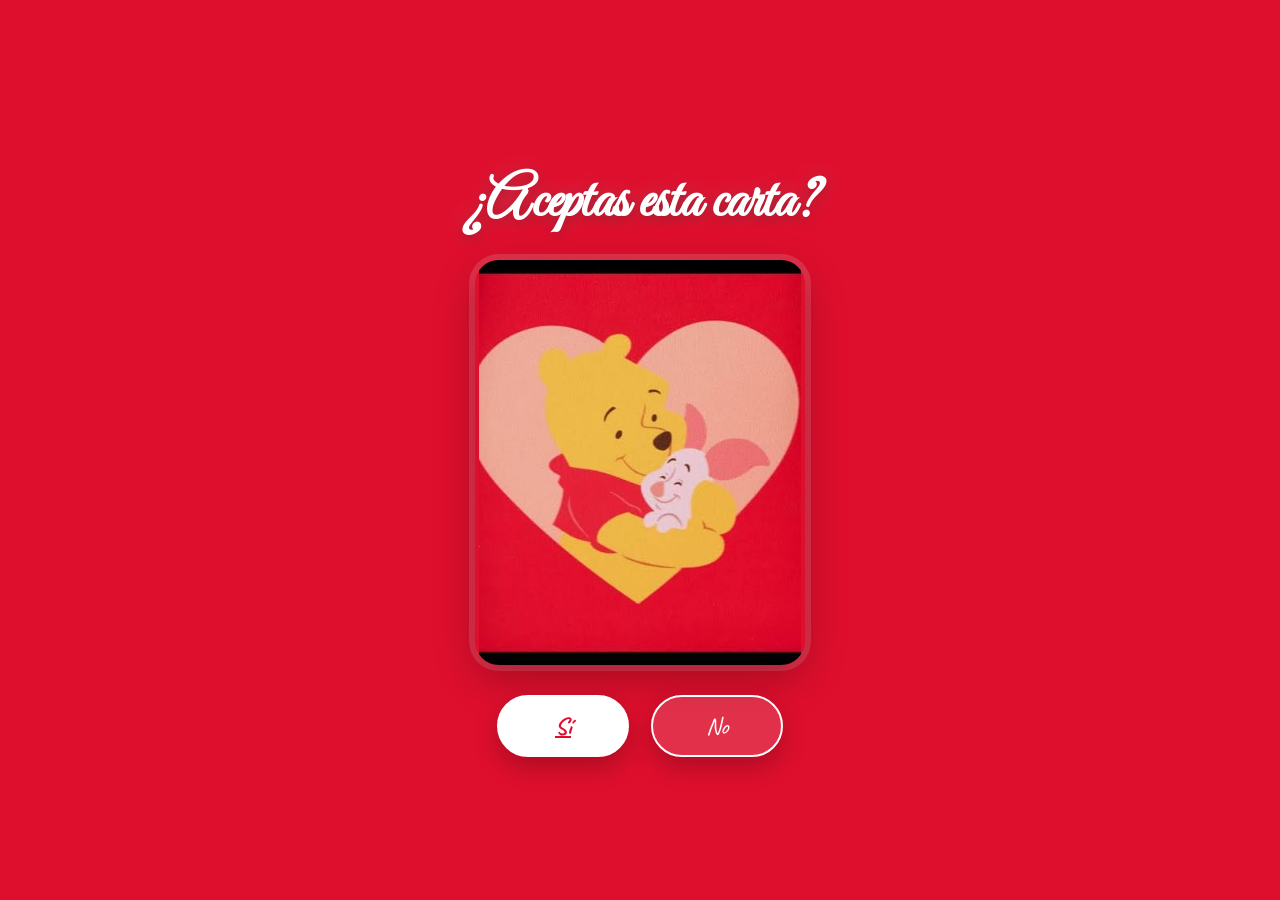
<file: index.html>
<!DOCTYPE html>
<html lang="es">
<head>
  <meta charset="UTF-8">
  <meta name="viewport" content="width=device-width, initial-scale=1, viewport-fit=cover">
  <title>Para ti</title>
  <link rel="preconnect" href="https://fonts.googleapis.com">
  <link rel="preconnect" href="https://fonts.gstatic.com" crossorigin>
  <link href="https://fonts.googleapis.com/css2?family=Caveat:wght@500;600&family=Great+Vibes&display=swap" rel="stylesheet">
  <link rel="stylesheet" href="css/styles.css">
</head>
<body>
  <main class="pagina">
    <h1 class="titulo">¿Aceptas esta carta?</h1>
    <img class="corazon-heroe" src="img/winnie_corazon.jpg" alt="Winnie the Pooh con un corazon">
    <div class="botones">
      <a class="btn btn-si" href="cartas.html">Sí</a>
      <button type="button" class="btn btn-no" id="btnNo">No</button>
    </div>
  </main>

  <script src="js/corazones.js"></script>
  <script src="js/boton_no.js"></script>
</body>
</html>
</file>
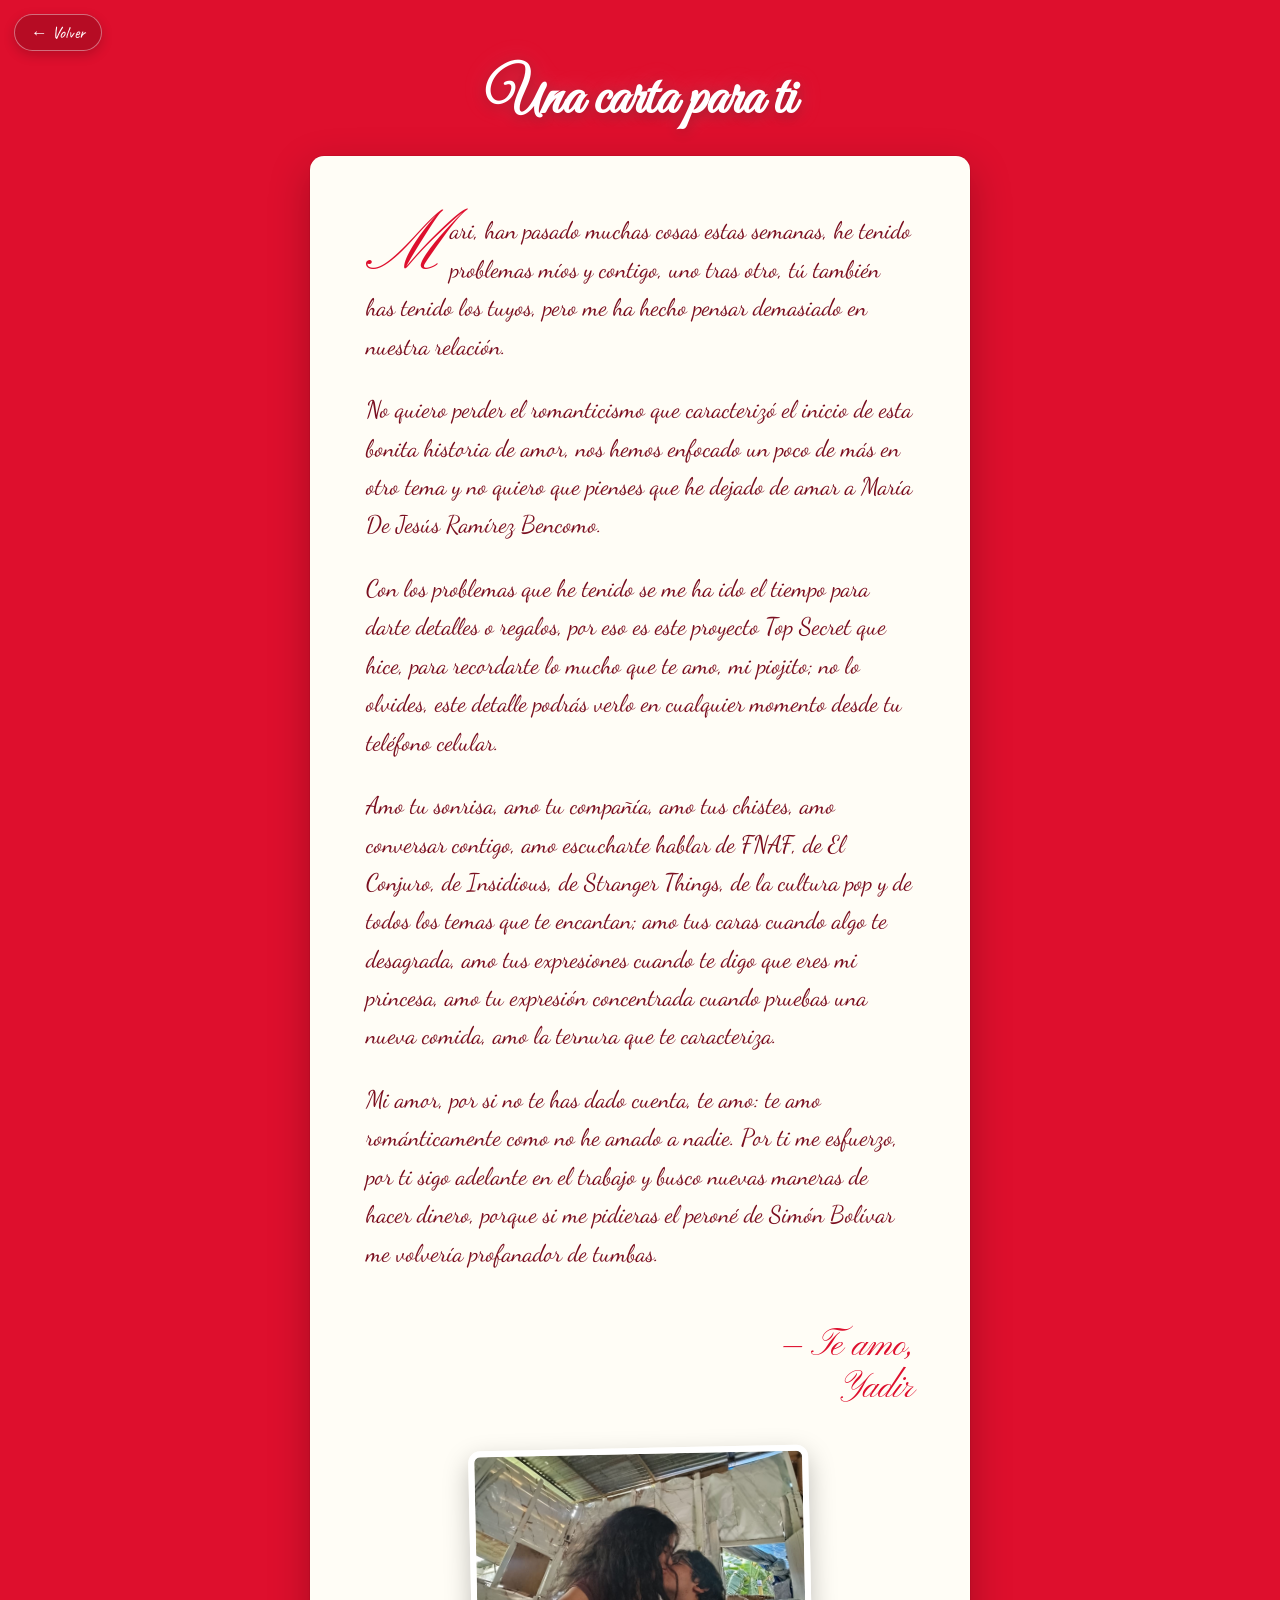
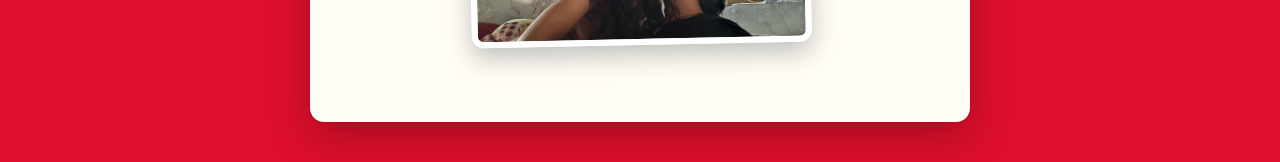
<file: carta.html>
<!DOCTYPE html>
<html lang="es">
<head>
  <meta charset="UTF-8">
  <meta name="viewport" content="width=device-width, initial-scale=1, viewport-fit=cover">
  <title>Una carta para ti</title>
  <link rel="preconnect" href="https://fonts.googleapis.com">
  <link rel="preconnect" href="https://fonts.gstatic.com" crossorigin>
  <link href="https://fonts.googleapis.com/css2?family=Caveat:wght@500;600&family=Dancing+Script:wght@500;600;700&family=Great+Vibes&family=Pinyon+Script&display=swap" rel="stylesheet">
  <link rel="stylesheet" href="css/styles.css">
</head>
<body>
  <a class="volver" href="cartas.html">&larr; Volver</a>

  <div class="pagina">
    <h1 class="titulo">Una carta para ti</h1>

    <article class="carta-letra">
      <p class="carta-letra__capital">Mari, han pasado muchas cosas estas semanas, he tenido problemas míos y contigo, uno tras otro, tú también has tenido los tuyos, pero me ha hecho pensar demasiado en nuestra relación.</p>
      <p>No quiero perder el romanticismo que caracterizó el inicio de esta bonita historia de amor, nos hemos enfocado un poco de más en otro tema y no quiero que pienses que he dejado de amar a María De Jesús Ramírez Bencomo.</p>
      <p>Con los problemas que he tenido se me ha ido el tiempo para darte detalles o regalos, por eso es este proyecto Top Secret que hice, para recordarte lo mucho que te amo, mi piojito; no lo olvides, este detalle podrás verlo en cualquier momento desde tu teléfono celular.</p>
      <p>Amo tu sonrisa, amo tu compañía, amo tus chistes, amo conversar contigo, amo escucharte hablar de FNAF, de El Conjuro, de Insidious, de Stranger Things, de la cultura pop y de todos los temas que te encantan; amo tus caras cuando algo te desagrada, amo tus expresiones cuando te digo que eres mi princesa, amo tu expresión concentrada cuando pruebas una nueva comida, amo la ternura que te caracteriza.</p>
      <p>Mi amor, por si no te has dado cuenta, te amo: te amo románticamente como no he amado a nadie. Por ti me esfuerzo, por ti sigo adelante en el trabajo y busco nuevas maneras de hacer dinero, porque si me pidieras el peroné de Simón Bolívar me volvería profanador de tumbas.</p>

      <p class="carta-letra__firma">— Te amo,<br>Yadir</p>

      <figure class="carta-letra__foto">
        <img src="img/fotos_juntos/web/especial_1400.jpg" alt="La foto especial" loading="lazy">
      </figure>
    </article>
  </div>

  <script src="js/corazones.js"></script>
</body>
</html>
</file>
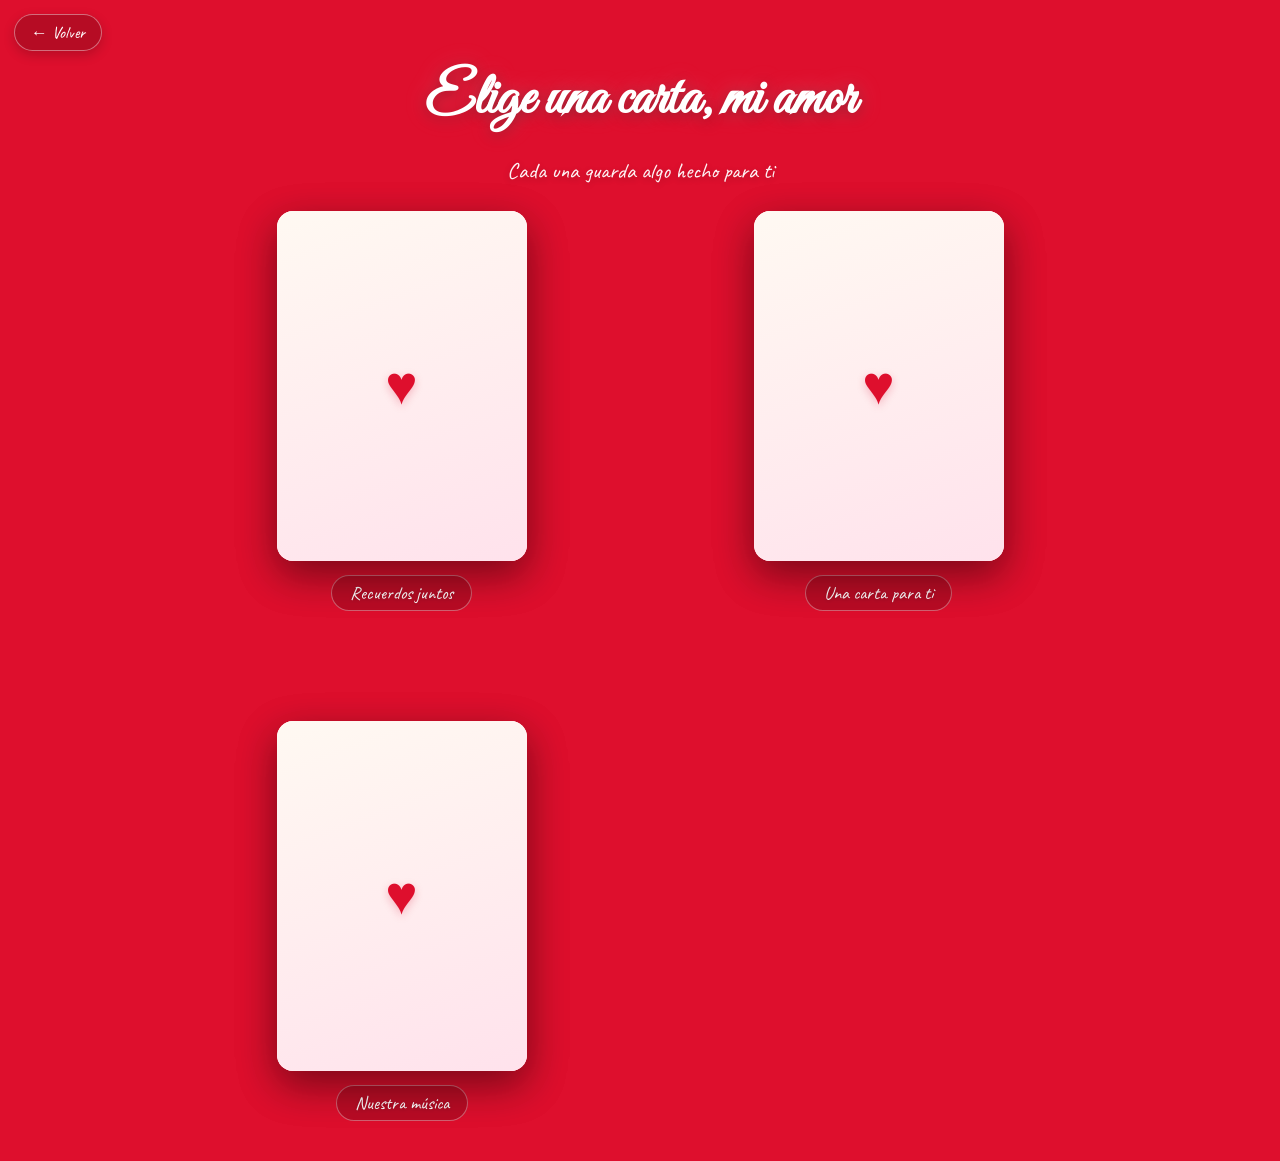
<file: cartas.html>
<!DOCTYPE html>
<html lang="es">
<head>
  <meta charset="UTF-8">
  <meta name="viewport" content="width=device-width, initial-scale=1, viewport-fit=cover">
  <title>Elige una carta</title>
  <link rel="preconnect" href="https://fonts.googleapis.com">
  <link rel="preconnect" href="https://fonts.gstatic.com" crossorigin>
  <link href="https://fonts.googleapis.com/css2?family=Caveat:wght@500;600&family=Great+Vibes&display=swap" rel="stylesheet">
  <link rel="stylesheet" href="css/styles.css">
</head>
<body>
  <a class="volver" href="index.html">&larr; Volver</a>

  <div class="pagina">
    <h1 class="titulo">Elige una carta, mi amor</h1>
    <p class="subtitulo">Cada una guarda algo hecho para ti</p>

    <div class="cartas">
      <div class="carta-wrap">
        <div class="carta" role="button" tabindex="0" data-url="recuerdos.html" aria-label="Recuerdos juntos">
          <div class="carta__tapa">
            <div class="carta__cara carta__cara--frente">
              <span class="carta__icono">&#9829;</span>
            </div>
            <div class="carta__cara carta__cara--trasera">
              <span class="carta__numero">1</span>
            </div>
          </div>
          <div class="carta__interior">
            <p class="carta__mensaje">Preciosos momentos<br>a tu lado</p>
          </div>
        </div>
        <span class="carta__pie">Recuerdos juntos</span>
      </div>

      <div class="carta-wrap">
        <div class="carta" role="button" tabindex="0" data-url="carta.html" aria-label="Una carta para ti">
          <div class="carta__tapa">
            <div class="carta__cara carta__cara--frente">
              <span class="carta__icono">&#9829;</span>
            </div>
            <div class="carta__cara carta__cara--trasera">
              <span class="carta__numero">2</span>
            </div>
          </div>
          <div class="carta__interior">
            <p class="carta__mensaje">Palabras s&oacute;lo<br>para ti</p>
          </div>
        </div>
        <span class="carta__pie">Una carta para ti</span>
      </div>

      <div class="carta-wrap">
        <div class="carta" role="button" tabindex="0" data-url="musica.html" aria-label="Nuestra m&uacute;sica">
          <div class="carta__tapa">
            <div class="carta__cara carta__cara--frente">
              <span class="carta__icono">&#9829;</span>
            </div>
            <div class="carta__cara carta__cara--trasera">
              <span class="carta__numero">3</span>
            </div>
          </div>
          <div class="carta__interior">
            <p class="carta__mensaje">Canciones<br>para ti</p>
          </div>
        </div>
        <span class="carta__pie">Nuestra m&uacute;sica</span>
      </div>
    </div>
  </div>

  <script src="js/corazones.js"></script>
  <script src="js/cartas.js"></script>
</body>
</html>
</file>
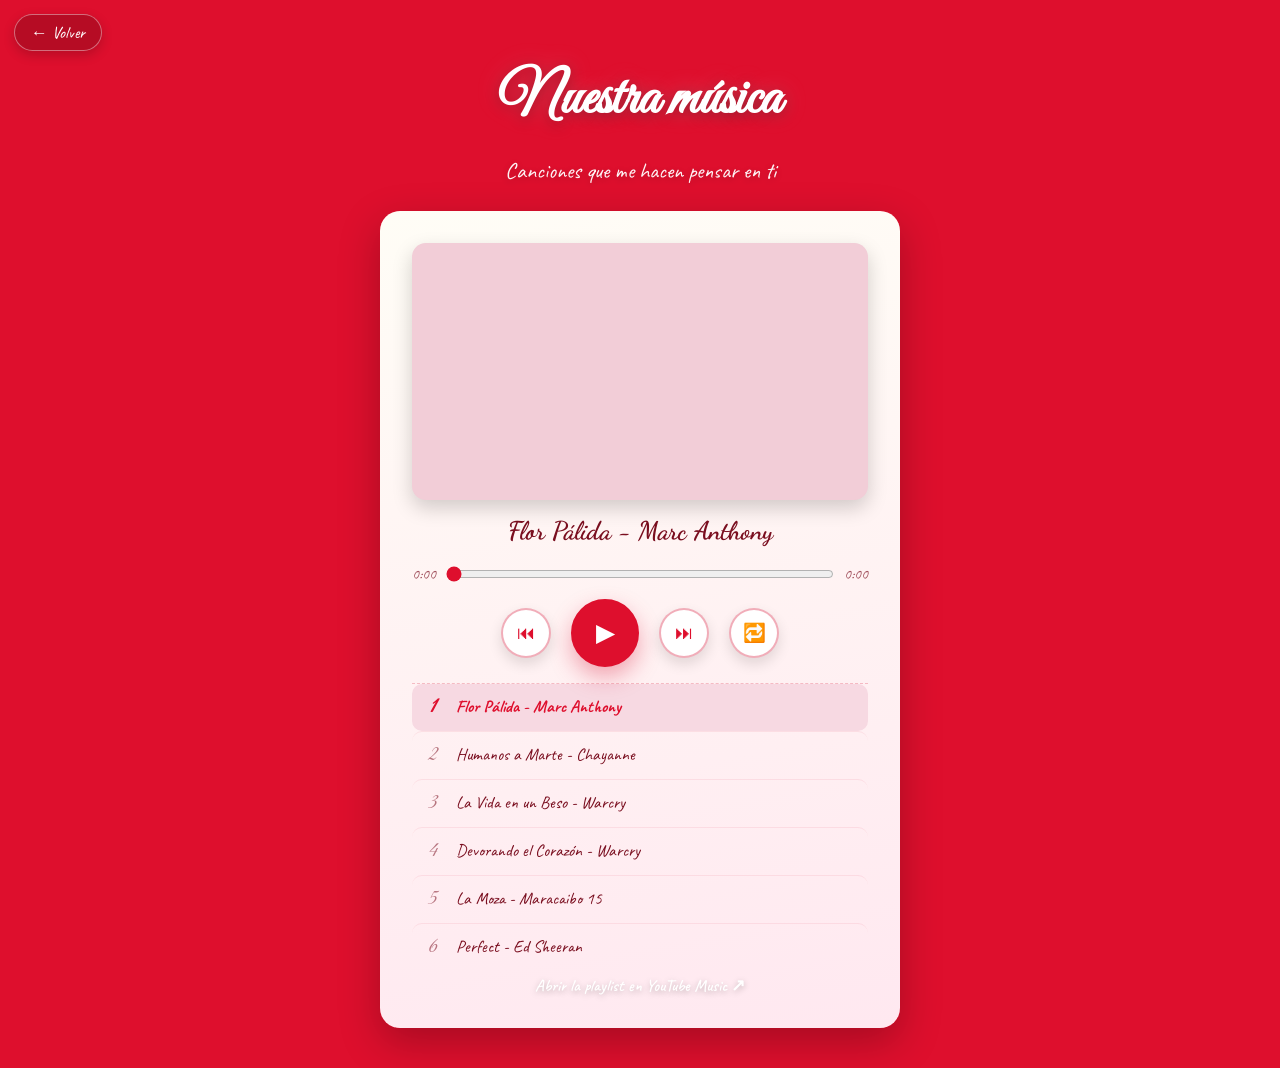
<file: musica.html>
<!DOCTYPE html>
<html lang="es">
<head>
  <meta charset="UTF-8">
  <meta name="viewport" content="width=device-width, initial-scale=1, viewport-fit=cover">
  <title>Nuestra m&uacute;sica</title>
  <link rel="preconnect" href="https://fonts.googleapis.com">
  <link rel="preconnect" href="https://fonts.gstatic.com" crossorigin>
  <link href="https://fonts.googleapis.com/css2?family=Caveat:wght@500;600&family=Dancing+Script:wght@500;600;700&family=Great+Vibes&family=Pinyon+Script&display=swap" rel="stylesheet">
  <link rel="stylesheet" href="css/styles.css">
  <link rel="stylesheet" href="css/reproductor.css">
</head>
<body>
  <a class="volver" href="cartas.html">&larr; Volver</a>

  <div class="pagina">
    <h1 class="titulo">Nuestra m&uacute;sica</h1>
    <p class="subtitulo">Canciones que me hacen pensar en ti</p>

    <div class="reproductor">
      <div class="reproductor__arte">
        <div id="ytPlayer" class="yt-reproductor"></div>
      </div>

      <div class="reproductor__info">
        <h2 id="tituloCancion">Cargando…</h2>
        <p id="autorCancion"></p>
      </div>

      <div class="reproductor__progreso">
        <span id="tiempoActual">0:00</span>
        <input type="range" id="barra" min="0" max="100" value="0" step="0.1" aria-label="Progreso">
        <span id="tiempoTotal">0:00</span>
      </div>

      <div class="reproductor__controles">
        <button type="button" class="reproductor__btn" id="btnAnterior" aria-label="Anterior">&#9198;</button>
        <button type="button" class="reproductor__btn reproductor__btn--play" id="btnPlay" aria-label="Reproducir">&#9654;</button>
        <button type="button" class="reproductor__btn" id="btnSiguiente" aria-label="Siguiente">&#9197;</button>
        <button type="button" class="reproductor__btn reproductor__btn--aleatorio" id="btnAleatorio" aria-label="Aleatorio">&#128257;</button>
      </div>

      <ul class="reproductor__lista" id="lista"></ul>

      <p class="reproductor__error" id="errorMsg" hidden></p>
      <a class="reproductor__enlace" href="https://music.youtube.com/playlist?list=PLKZDcwltxBWU" target="_blank" rel="noopener">Abrir la playlist en YouTube Music &#8599;</a>
    </div>
  </div>

  <script src="js/corazones.js"></script>
  <script src="js/musica.js"></script>
</body>
</html>
</file>
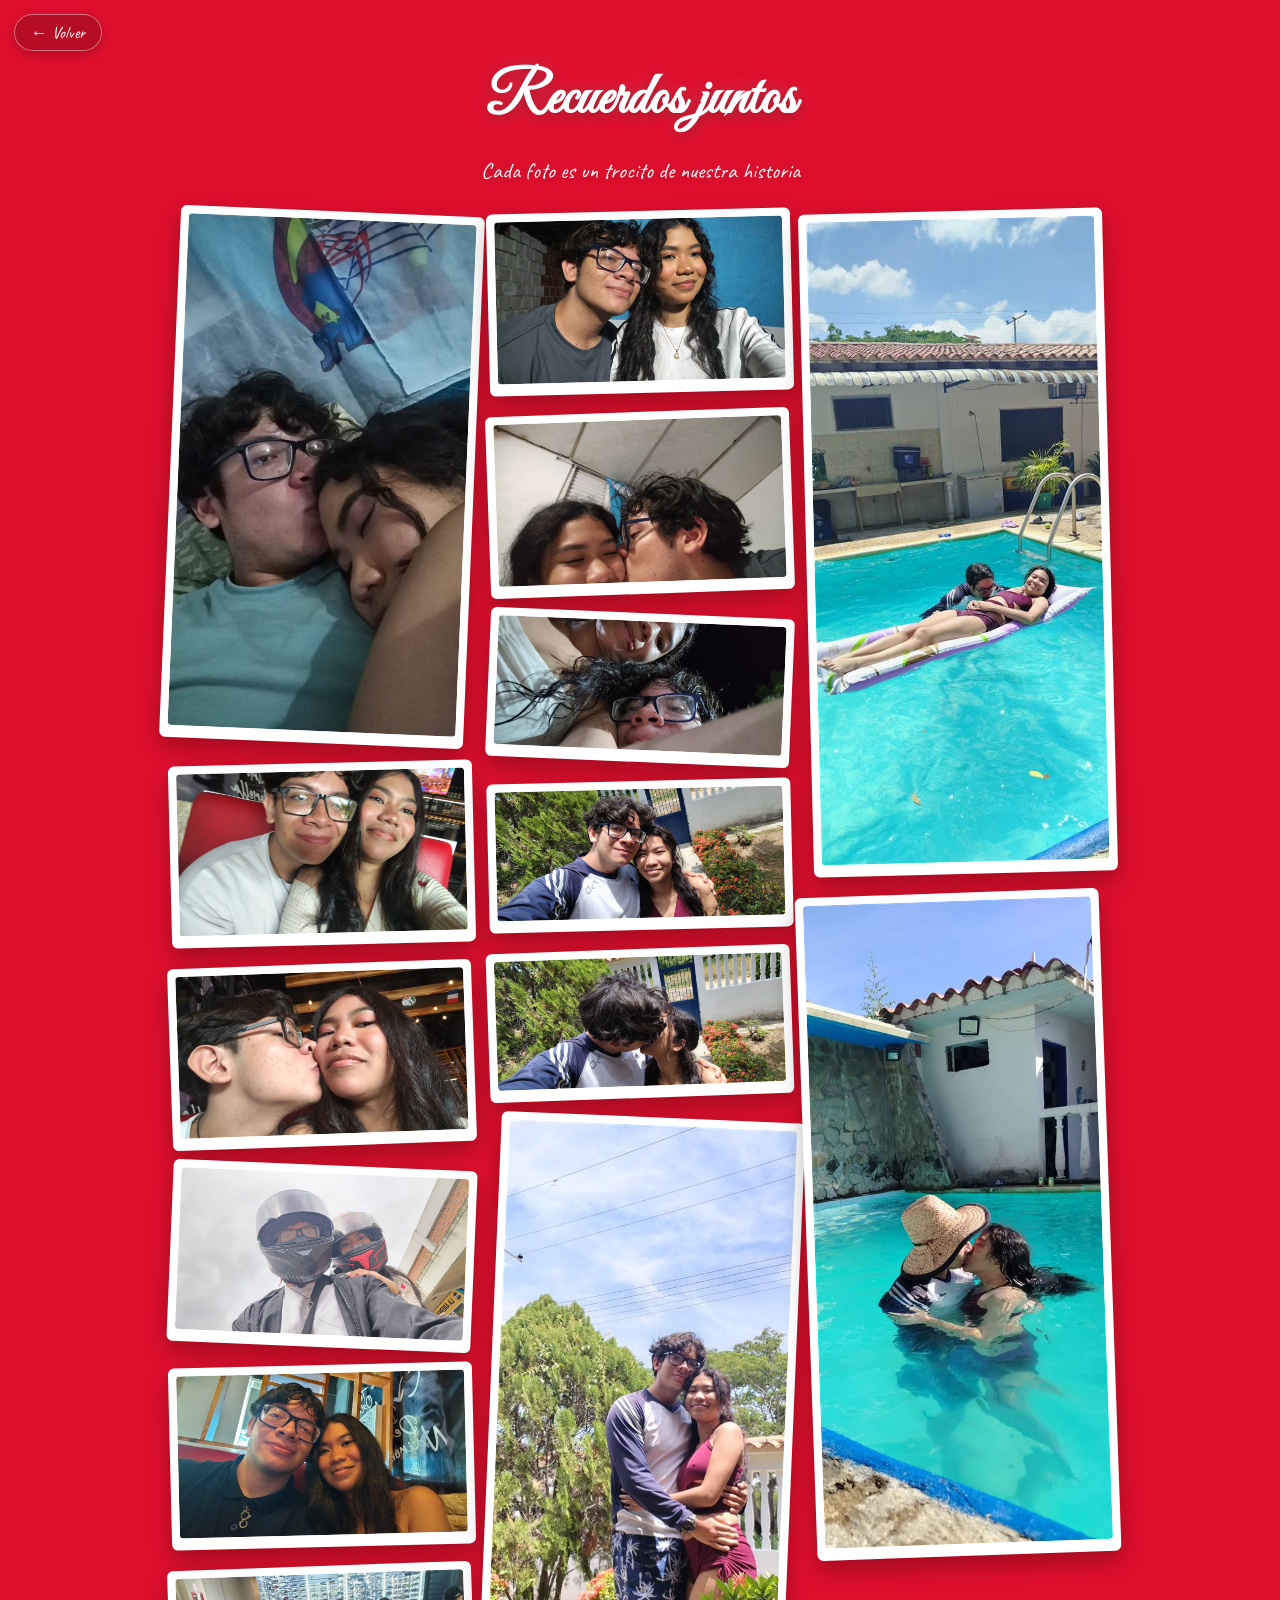
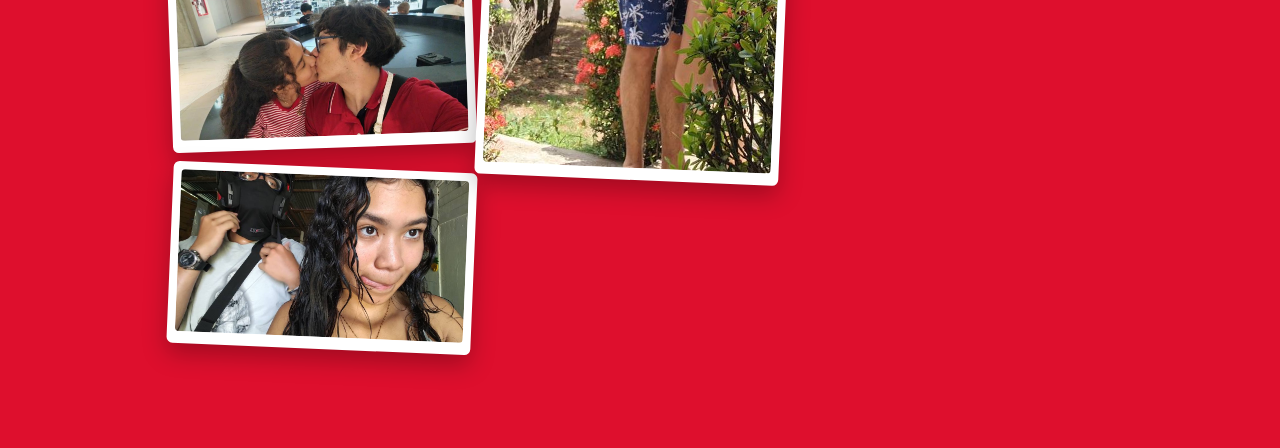
<file: recuerdos.html>
<!DOCTYPE html>
<html lang="es">
<head>
  <meta charset="UTF-8">
  <meta name="viewport" content="width=device-width, initial-scale=1, viewport-fit=cover">
  <title>Recuerdos juntos</title>
  <link rel="preconnect" href="https://fonts.googleapis.com">
  <link rel="preconnect" href="https://fonts.gstatic.com" crossorigin>
  <link href="https://fonts.googleapis.com/css2?family=Caveat:wght@500;600&family=Great+Vibes&display=swap" rel="stylesheet">
  <link rel="stylesheet" href="css/styles.css">
</head>
<body>
  <a class="volver" href="cartas.html">&larr; Volver</a>

  <div class="pagina">
    <h1 class="titulo">Recuerdos juntos</h1>
    <p class="subtitulo">Cada foto es un trocito de nuestra historia</p>

    <div class="collage">
      <figure class="recuerdo"><img src="img/fotos_juntos/web/IMG-20260906-WA0020.jpg" alt="Recuerdo juntos" loading="lazy"></figure>
      <figure class="recuerdo"><img src="img/fotos_juntos/web/IMG_20260718_143045.jpg" alt="Recuerdo juntos" loading="lazy"></figure>
      <figure class="recuerdo"><img src="img/fotos_juntos/web/IMG_20260718_143058.jpg" alt="Recuerdo juntos" loading="lazy"></figure>
      <figure class="recuerdo"><img src="img/fotos_juntos/web/IMG_20260718_144321.jpg" alt="Recuerdo juntos" loading="lazy"></figure>
      <figure class="recuerdo"><img src="img/fotos_juntos/web/IMG_20260820_153033.jpg" alt="Recuerdo juntos" loading="lazy"></figure>
      <figure class="recuerdo"><img src="img/fotos_juntos/web/IMG_20260902_210649.jpg" alt="Recuerdo juntos" loading="lazy"></figure>
      <figure class="recuerdo"><img src="img/fotos_juntos/web/IMG_20260910_141735.jpg" alt="Recuerdo juntos" loading="lazy"></figure>
      <figure class="recuerdo"><img src="img/fotos_juntos/web/IMG_20260913_021823.jpg" alt="Recuerdo juntos" loading="lazy"></figure>
      <figure class="recuerdo"><img src="img/fotos_juntos/web/IMG_20260913_131255.jpg" alt="Recuerdo juntos" loading="lazy"></figure>
      <figure class="recuerdo"><img src="img/fotos_juntos/web/IMG_20260918_193603.jpg" alt="Recuerdo juntos" loading="lazy"></figure>
      <figure class="recuerdo"><img src="img/fotos_juntos/web/IMG_20260919_113510.jpg" alt="Recuerdo juntos" loading="lazy"></figure>
      <figure class="recuerdo"><img src="img/fotos_juntos/web/IMG_20260919_113514.jpg" alt="Recuerdo juntos" loading="lazy"></figure>
      <figure class="recuerdo"><img src="img/fotos_juntos/web/IMG_20260919_113718.jpg" alt="Recuerdo juntos" loading="lazy"></figure>
      <figure class="recuerdo"><img src="img/fotos_juntos/web/IMG_20260919_134210.jpg" alt="Recuerdo juntos" loading="lazy"></figure>
      <figure class="recuerdo"><img src="img/fotos_juntos/web/IMG_20260919_155621.jpg" alt="Recuerdo juntos" loading="lazy"></figure>
    </div>
  </div>

  <script src="js/corazones.js"></script>
</body>
</html>
</file>
<file: css/styles.css>
:root{
  --rojo:#DE0F2D;
  --rosa:#FFD1DC;
  --rosa-palido:#FFE1EA;
  --crema:#FFF9F2;
  --tinta:#7A0E1F;
  --sombra:0 14px 40px rgba(0,0,0,.25);
}

*{margin:0;padding:0;box-sizing:border-box}

html,body{height:100%}

body{
  font-family:'Caveat','Segoe Script','Brush Script MT',cursive,sans-serif;
  background:var(--rojo);
  color:#fff;
  min-height:100vh;
  min-height:100dvh;
  overflow-x:hidden;
  -webkit-tap-highlight-color:transparent;
}

body>*{position:relative;z-index:2}

/* ---------- corazones cayendo ---------- */
.capa-corazones{
  position:fixed;
  inset:0;
  overflow:hidden;
  pointer-events:none;
  z-index:1;
}
.corazon{
  position:absolute;
  top:-40px;
  color:var(--rosa-palido);
  animation-name:caer;
  animation-timing-function:linear;
  animation-fill-mode:forwards;
  user-select:none;
  text-shadow:0 2px 6px rgba(0,0,0,.15);
}
@keyframes caer{
  0%{transform:translate3d(0,-8vh,0) rotate(0deg)}
  25%{transform:translate3d(26px,24vh,0) rotate(80deg)}
  50%{transform:translate3d(-20px,52vh,0) rotate(170deg)}
  75%{transform:translate3d(22px,80vh,0) rotate(260deg)}
  100%{transform:translate3d(-14px,112vh,0) rotate(355deg)}
}

/* ---------- tipografia / botones comunes ---------- */
.pagina{
  width:100%;
  max-width:1000px;
  margin:0 auto;
  padding:70px 16px 40px;
  min-height:100vh;
  min-height:100dvh;
  display:flex;
  flex-direction:column;
  align-items:center;
  justify-content:center;
  gap:clamp(16px,3vh,26px);
  text-align:center;
}
.titulo{
  font-family:'Great Vibes','Segoe Script','Brush Script MT',cursive;
  font-size:clamp(2.3rem,8vw,3.6rem);
  font-weight:600;
  line-height:1.05;
  text-shadow:0 3px 14px rgba(0,0,0,.3),0 0 22px rgba(255,210,220,.25);
}
.subtitulo{
  font-size:clamp(1.05rem,4vw,1.4rem);
  opacity:.95;
  text-shadow:0 2px 8px rgba(0,0,0,.25);
}
.corazon-heroe{
  width:min(78vw,330px);
  max-height:45vh;
  object-fit:contain;
  border-radius:24px;
  box-shadow:var(--sombra),0 0 0 6px rgba(255,255,255,.14);
}
.botones{
  display:flex;
  gap:22px;
  align-items:center;
  justify-content:center;
  flex-wrap:wrap;
  padding-top:4px;
}
.btn{
  font-family:inherit;
  font-size:1.5rem;
  min-width:132px;
  padding:14px 36px;
  border:2px solid #fff;
  border-radius:999px;
  cursor:pointer;
  -webkit-user-select:none;
  user-select:none;
  -webkit-touch-callout:none;
  touch-action:manipulation;
  box-shadow:0 10px 24px rgba(0,0,0,.22);
}
.btn-si{background:#fff;color:var(--rojo);font-weight:700}
.btn-si:active{transform:scale(.95)}
.btn-no{
  position:relative;
  background:rgba(255,255,255,.14);
  color:#fff;
  backdrop-filter:blur(2px);
  -webkit-backdrop-filter:blur(2px);
  touch-action:none;
  transition:left .18s ease-out,top .18s ease-out;
  will-change:left,top;
}
.btn-no:active{transform:scale(.97)}

.volver{
  position:fixed;
  top:14px;
  left:14px;
  z-index:20;
  color:#fff;
  text-decoration:none;
  background:rgba(0,0,0,.18);
  border:1px solid rgba(255,255,255,.4);
  padding:7px 16px;
  border-radius:999px;
  font-size:1.05rem;
  box-shadow:0 4px 12px rgba(0,0,0,.18);
}

/* ---------- pagina de cartas ---------- */
.cartas{
  display:grid;
  grid-template-columns:repeat(auto-fit,minmax(min(220px,100%),1fr));
  gap:clamp(60px,10vw,110px);
  width:100%;
  max-width:880px;
  margin:auto;
  padding:0 18px;
}
.carta-wrap{
  display:flex;
  flex-direction:column;
  align-items:center;
  gap:14px;
}
.carta{
  position:relative;
  width:100%;
  max-width:250px;
  aspect-ratio:5/7;
  perspective:1300px;
  cursor:pointer;
  outline:none;
}
.carta:focus-visible{border-radius:16px;box-shadow:0 0 0 3px #fff}
.carta__tapa{
  position:absolute;
  inset:0;
  z-index:3;
  transform-style:preserve-3d;
  transform-origin:left center;
  transition:transform .75s cubic-bezier(.4,.1,.2,1);
}
.carta.abierta .carta__tapa,
.carta:hover .carta__tapa{transform:rotateY(-110deg)}
.carta__cara{
  position:absolute;
  inset:0;
  display:flex;
  flex-direction:column;
  align-items:center;
  justify-content:center;
  gap:8px;
  border-radius:16px;
  box-shadow:var(--sombra);
  backface-visibility:hidden;
  -webkit-backface-visibility:hidden;
}
.carta__cara--frente{
  background:linear-gradient(160deg,var(--crema) 0%,#ffe2ec 100%);
  transform:rotateY(0deg);
  color:var(--rojo);
}
.carta__cara--trasera{
  background:linear-gradient(160deg,#fff 0%,var(--rosa) 100%);
  transform:rotateY(180deg);
  color:var(--rojo);
}
.carta__icono{
  font-size:clamp(2.6rem,10vw,3.4rem);
  line-height:1;
  text-shadow:0 3px 8px rgba(214,20,55,.25);
}
.carta__numero{
  font-family:'Great Vibes','Segoe Script',cursive;
  font-size:clamp(2.8rem,11vw,4rem);
  line-height:1;
}
.carta__interior{
  position:absolute;
  inset:0;
  z-index:2;
  display:flex;
  flex-direction:column;
  align-items:center;
  justify-content:center;
  gap:12px;
  padding:20px;
  border-radius:16px;
  background:linear-gradient(160deg,#ffffff 0%,#ffeef4 100%);
  color:var(--tinta);
  box-shadow:var(--sombra);
}
.carta__interior>*{
  opacity:0;
  transform:translateY(16px);
  transition:opacity .5s ease,transform .5s ease;
}
.carta.abierta .carta__interior>*,
.carta:hover .carta__interior>*{
  opacity:1;
  transform:none;
  transition-delay:.35s;
}
.carta__mensaje{font-size:1.4rem;line-height:1.25}
.carta__pie{
  font-size:1.15rem;
  background:rgba(0,0,0,.16);
  border:1px solid rgba(255,255,255,.35);
  padding:5px 18px;
  border-radius:999px;
  text-shadow:0 1px 4px rgba(0,0,0,.2);
}

/* ---------- collage ---------- */
.collage{width:100%;columns:2 170px;column-gap:14px;margin:auto;padding:0 14px 40px}
.recuerdo{
  display:inline-block;
  width:100%;
  margin-bottom:14px;
  break-inside:avoid;
  background:#fff;
  padding:8px 8px 12px;
  border-radius:6px;
  box-shadow:0 10px 24px rgba(0,0,0,.28);
  transform:rotate(var(--rot,0deg));
  transition:transform .3s ease,box-shadow .3s ease;
}
.recuerdo img{
  display:block;
  width:100%;
  height:auto;
  border-radius:4px;
}
.recuerdo:nth-child(3n){--rot:-2deg}
.recuerdo:nth-child(3n+1){--rot:2.4deg}
.recuerdo:nth-child(3n+2){--rot:-1.4deg}
.recuerdo:hover{
  transform:rotate(0deg) scale(1.04);
  box-shadow:0 18px 40px rgba(0,0,0,.4);
}
.recuerdo:focus-visible{outline:2px solid #fff}

/* ---------- carta escrita ---------- */
.carta-letra{
  width:min(94vw,660px);
  margin:0 auto;
  background:#fffdf6;
  color:var(--tinta);
  border-radius:14px;
  box-shadow:var(--sombra),0 0 0 1px rgba(122,14,31,.12);
  padding:clamp(30px,7vw,56px);
  font-family:'Dancing Script','Segoe Script','Brush Script MT',cursive;
  font-size:clamp(1.25rem,4.6vw,1.5rem);
  line-height:1.6;
  text-align:left;
}
.carta-letra p{margin-bottom:1.05em}
.carta-letra__capital::first-letter{
  font-family:'Pinyon Script','Segoe Script','Brush Script MT',cursive;
  float:left;
  font-size:3.4em;
  line-height:.8;
  padding-right:.08em;
  margin-top:.05em;
  color:var(--rojo);
}
.carta-letra__foto{
  margin:1.2em auto .4em;
  text-align:center;
}
.carta-letra__foto img{
  width:min(88%,340px);
  height:auto;
  border-radius:12px;
  border:6px solid #fff;
  box-shadow:0 10px 26px rgba(0,0,0,.25);
  transform:rotate(-1.2deg);
}
.carta-letra__firma{
  margin-top:1.4em;
  text-align:right;
  font-family:'Pinyon Script','Segoe Script','Brush Script MT',cursive;
  font-size:clamp(1.7rem,6vw,2.3rem);
  line-height:1.15;
  color:var(--rojo);
}

/* ---------- por venir ---------- */
.sorpresa-icono{
  font-size:clamp(4rem,18vw,6rem);
  line-height:1;
  animation:latido 1.4s ease-in-out infinite;
  text-shadow:0 6px 20px rgba(0,0,0,.25);
}
@keyframes latido{
  0%,100%{transform:scale(1)}
  25%{transform:scale(1.12)}
  45%{transform:scale(1)}
  55%{transform:scale(1.1)}
}

@media (min-width:720px){
  .collage{columns:3 200px}
}
</file>
<file: css/reproductor.css>
/* ---------- reproductor ---------- */
.reproductor{
  width:min(94vw,520px);
  background:linear-gradient(170deg,#fffdf6,#ffe8f0);
  color:var(--tinta);
  border-radius:20px;
  box-shadow:var(--sombra);
  padding:clamp(20px,5vw,32px);
}
.reproductor__arte{
  position:relative;
  width:100%;
  aspect-ratio:16/9;
  border-radius:14px;
  overflow:hidden;
  background:#f2cdd7;
  box-shadow:0 8px 20px rgba(0,0,0,.18);
}
.reproductor__error{
  margin-top:14px;
  padding:10px 12px;
  border-radius:10px;
  background:rgba(255,255,255,.72);
  color:var(--tinta);
  font-size:1rem;
  text-align:center;
}
.reproductor__enlace{
  display:block;
  margin-top:12px;
  color:#fff;
  text-decoration:none;
  font-size:1.05rem;
  font-weight:600;
  text-shadow:0 2px 6px rgba(0,0,0,.25);
}
.reproductor__enlace:active{opacity:.75}
.reproductor__info{margin-top:16px;text-align:center}
.reproductor__info h2{
  font-family:'Dancing Script','Segoe Script','Brush Script MT',cursive;
  font-size:clamp(1.3rem,5vw,1.6rem);
  line-height:1.2;
}
.reproductor__info p{color:rgba(122,14,31,.65);font-size:1.05rem}
.reproductor__progreso{
  display:flex;
  align-items:center;
  gap:10px;
  margin-top:14px;
  font-size:.95rem;
  color:rgba(122,14,31,.7);
  font-variant-numeric:tabular-nums;
}
.reproductor__progreso input{flex:1;accent-color:var(--rojo);height:26px;cursor:pointer}
.reproductor__controles{
  display:flex;
  align-items:center;
  justify-content:center;
  gap:20px;
  margin-top:12px;
}
.reproductor__btn{
  width:50px;
  height:50px;
  border-radius:50%;
  border:2px solid rgba(214,20,55,.35);
  background:#fff;
  color:var(--rojo);
  font-size:1.15rem;
  cursor:pointer;
  display:flex;
  align-items:center;
  justify-content:center;
  -webkit-user-select:none;
  user-select:none;
  touch-action:manipulation;
  box-shadow:0 6px 14px rgba(0,0,0,.12);
}
.reproductor__btn:active{transform:scale(.93)}
.reproductor__btn--play{
  width:68px;
  height:68px;
  font-size:1.55rem;
  background:var(--rojo);
  color:#fff;
  border-color:var(--rojo);
  box-shadow:0 10px 22px rgba(214,20,55,.35);
}
.reproductor__btn--aleatorio.activo{background:#f3d3dc;color:var(--rojo)}
.reproductor__lista{
  list-style:none;
  margin-top:16px;
  padding:0;
  max-height:min(38vh,280px);
  overflow-y:auto;
  border-top:1px dashed rgba(214,20,55,.25);
  -webkit-overflow-scrolling:touch;
}
.reproductor__lista li{
  display:flex;
  align-items:center;
  gap:12px;
  padding:10px 10px;
  border-radius:10px;
  cursor:pointer;
  font-size:1.08rem;
  line-height:1.25;
}
.reproductor__lista li + li{border-top:1px solid rgba(214,20,55,.08)}
.reproductor__lista li.actual{
  background:#f7d9e2;
  color:var(--rojo);
  font-weight:700;
}
.reproductor__lista .num{
  font-family:'Great Vibes','Segoe Script',cursive;
  font-size:1.35rem;
  color:rgba(122,14,31,.55);
  min-width:22px;
  text-align:center;
  flex-shrink:0;
}
.reproductor__lista li.actual .num{color:var(--rojo)}

.yt-reproductor{
  position:absolute;
  inset:0;
  width:100%;
  height:100%;
  border:0;
  z-index:0;
}
</file>
